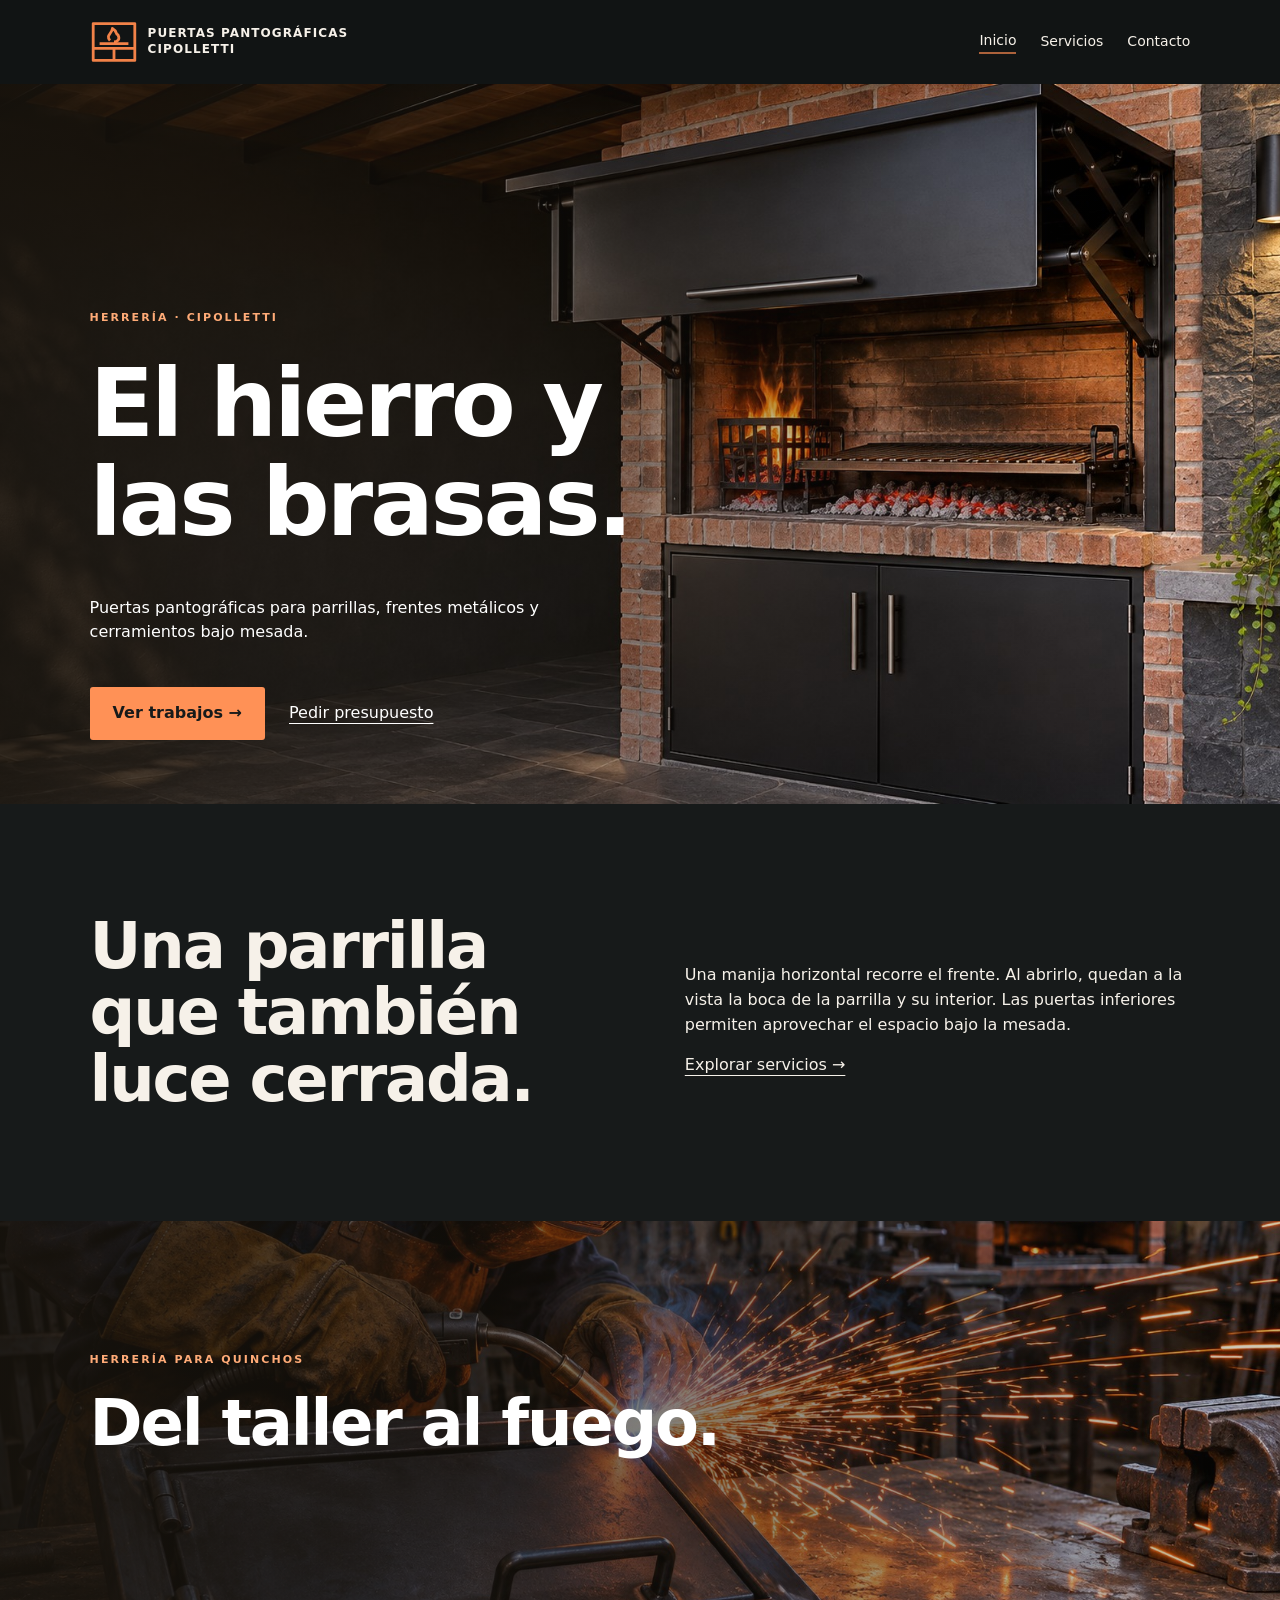
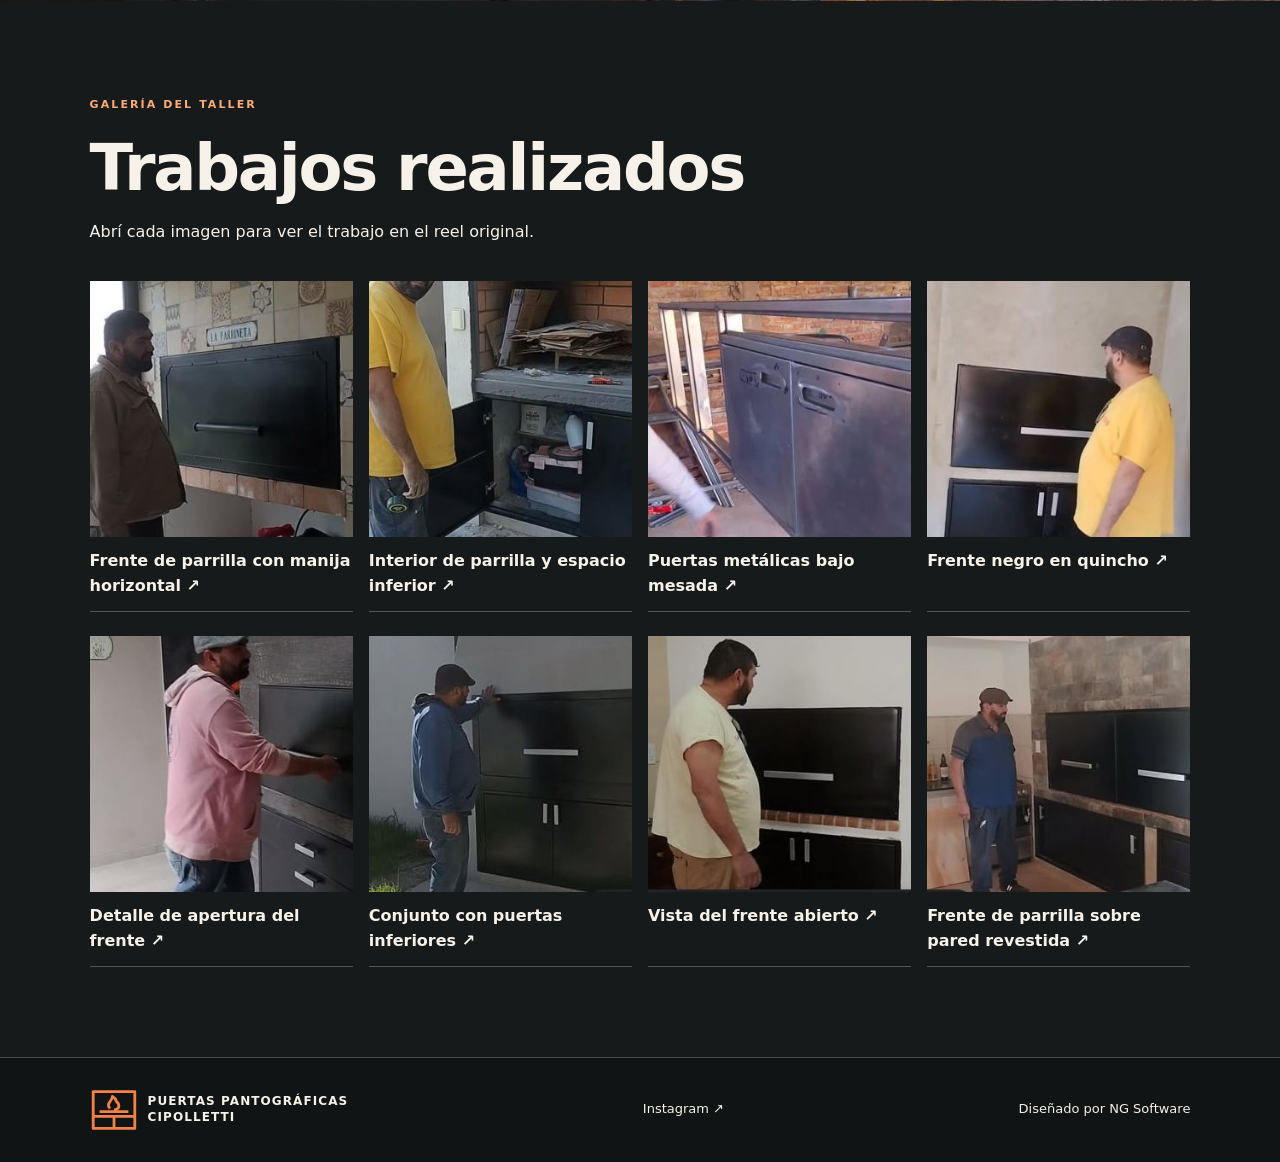
<file: metal/index.html>
<!doctype html><html lang="es-AR"><head><meta charset="utf-8"><meta name="viewport" content="width=device-width,initial-scale=1"><title>Inicio | Puertas Pantográficas Cipolletti</title><meta name="description" content="Puertas pantográficas para parrillas y frentes metálicos en Cipolletti. Mirá los trabajos del taller y consultá por envíos a todo el país."><link rel="icon" href="logo.svg"><link rel="stylesheet" href="style.css"><link rel="stylesheet" href="metal.css"><script defer src="site.js"></script></head><body><header><a class="brand" href="index.html"><img src="logo.svg" alt=""><span>Puertas Pantográficas<br>Cipolletti</span></a><nav aria-label="Principal"><a href="index.html" aria-current="page">Inicio</a><a href="servicios.html" >Servicios</a><a href="contacto.html" >Contacto</a></nav></header><main><section class="hero"><span class="eyebrow">Herrería · Cipolletti</span><h1>El hierro y<br>las brasas.</h1><p>Puertas pantográficas para parrillas, frentes metálicos y cerramientos bajo mesada.</p><div class="actions"><a class="btn" href="#trabajos">Ver trabajos →</a><a class="line" href="contacto.html">Pedir presupuesto</a></div></section><section class="section split"><h2>Una parrilla que también luce cerrada.</h2><div><p>Una manija horizontal recorre el frente. Al abrirlo, quedan a la vista la boca de la parrilla y su interior. Las puertas inferiores permiten aprovechar el espacio bajo la mesada.</p><a class="line" href="servicios.html">Explorar servicios →</a></div></section><section class="band"><span class="eyebrow">Herrería para quinchos</span><h2>Del taller al fuego.</h2></section><section class="section" id="trabajos"><span class="eyebrow">Galería del taller</span><h2>Trabajos realizados</h2><p>Abrí cada imagen para ver el trabajo en el reel original.</p><div class="gallery"><a href="https://www.instagram.com/puertaspantograficascipolleti/reel/De2mndTMzFq/"><img loading="lazy" width="308" height="300" src="obra-1.jpg" alt="Frente de parrilla con manija horizontal"><span>Frente de parrilla con manija horizontal ↗</span></a><a href="https://www.instagram.com/puertaspantograficascipolleti/reel/DezkicJMDVt/"><img loading="lazy" width="308" height="300" src="obra-8.jpg" alt="Interior de parrilla y espacio inferior"><span>Interior de parrilla y espacio inferior ↗</span></a><a href="https://www.instagram.com/puertaspantograficascipolleti/reel/DIlwd2-MuJ1/"><img loading="lazy" width="308" height="300" src="obra-2.jpg" alt="Puertas metálicas bajo mesada"><span>Puertas metálicas bajo mesada ↗</span></a><a href="https://www.instagram.com/puertaspantograficascipolleti/reel/Dezk6MNshKs/"><img loading="lazy" width="308" height="300" src="obra-6.jpg" alt="Frente negro en quincho"><span>Frente negro en quincho ↗</span></a><a href="https://www.instagram.com/puertaspantograficascipolleti/reel/DezkxPqMhmn/"><img loading="lazy" width="308" height="300" src="obra-7.jpg" alt="Detalle de apertura del frente"><span>Detalle de apertura del frente ↗</span></a><a href="https://www.instagram.com/puertaspantograficascipolleti/reel/DezkQNgMuUj/"><img loading="lazy" width="308" height="300" src="obra-9.jpg" alt="Conjunto con puertas inferiores"><span>Conjunto con puertas inferiores ↗</span></a><a href="https://www.instagram.com/puertaspantograficascipolleti/reel/Dezj_P1Mwec/"><img loading="lazy" width="308" height="300" src="obra-10.jpg" alt="Vista del frente abierto"><span>Vista del frente abierto ↗</span></a><a href="https://www.instagram.com/puertaspantograficascipolleti/reel/DezjhjQMKb5/"><img loading="lazy" width="308" height="300" src="obra-11.jpg" alt="Frente de parrilla sobre pared revestida"><span>Frente de parrilla sobre pared revestida ↗</span></a></div></section></main><footer><a class="brand" href="index.html"><img src="logo.svg" alt=""><span>Puertas Pantográficas<br>Cipolletti</span></a><a href="https://www.instagram.com/puertaspantograficascipolleti/">Instagram ↗</a><span>Diseñado por NG Software</span></footer></body></html>
</file>
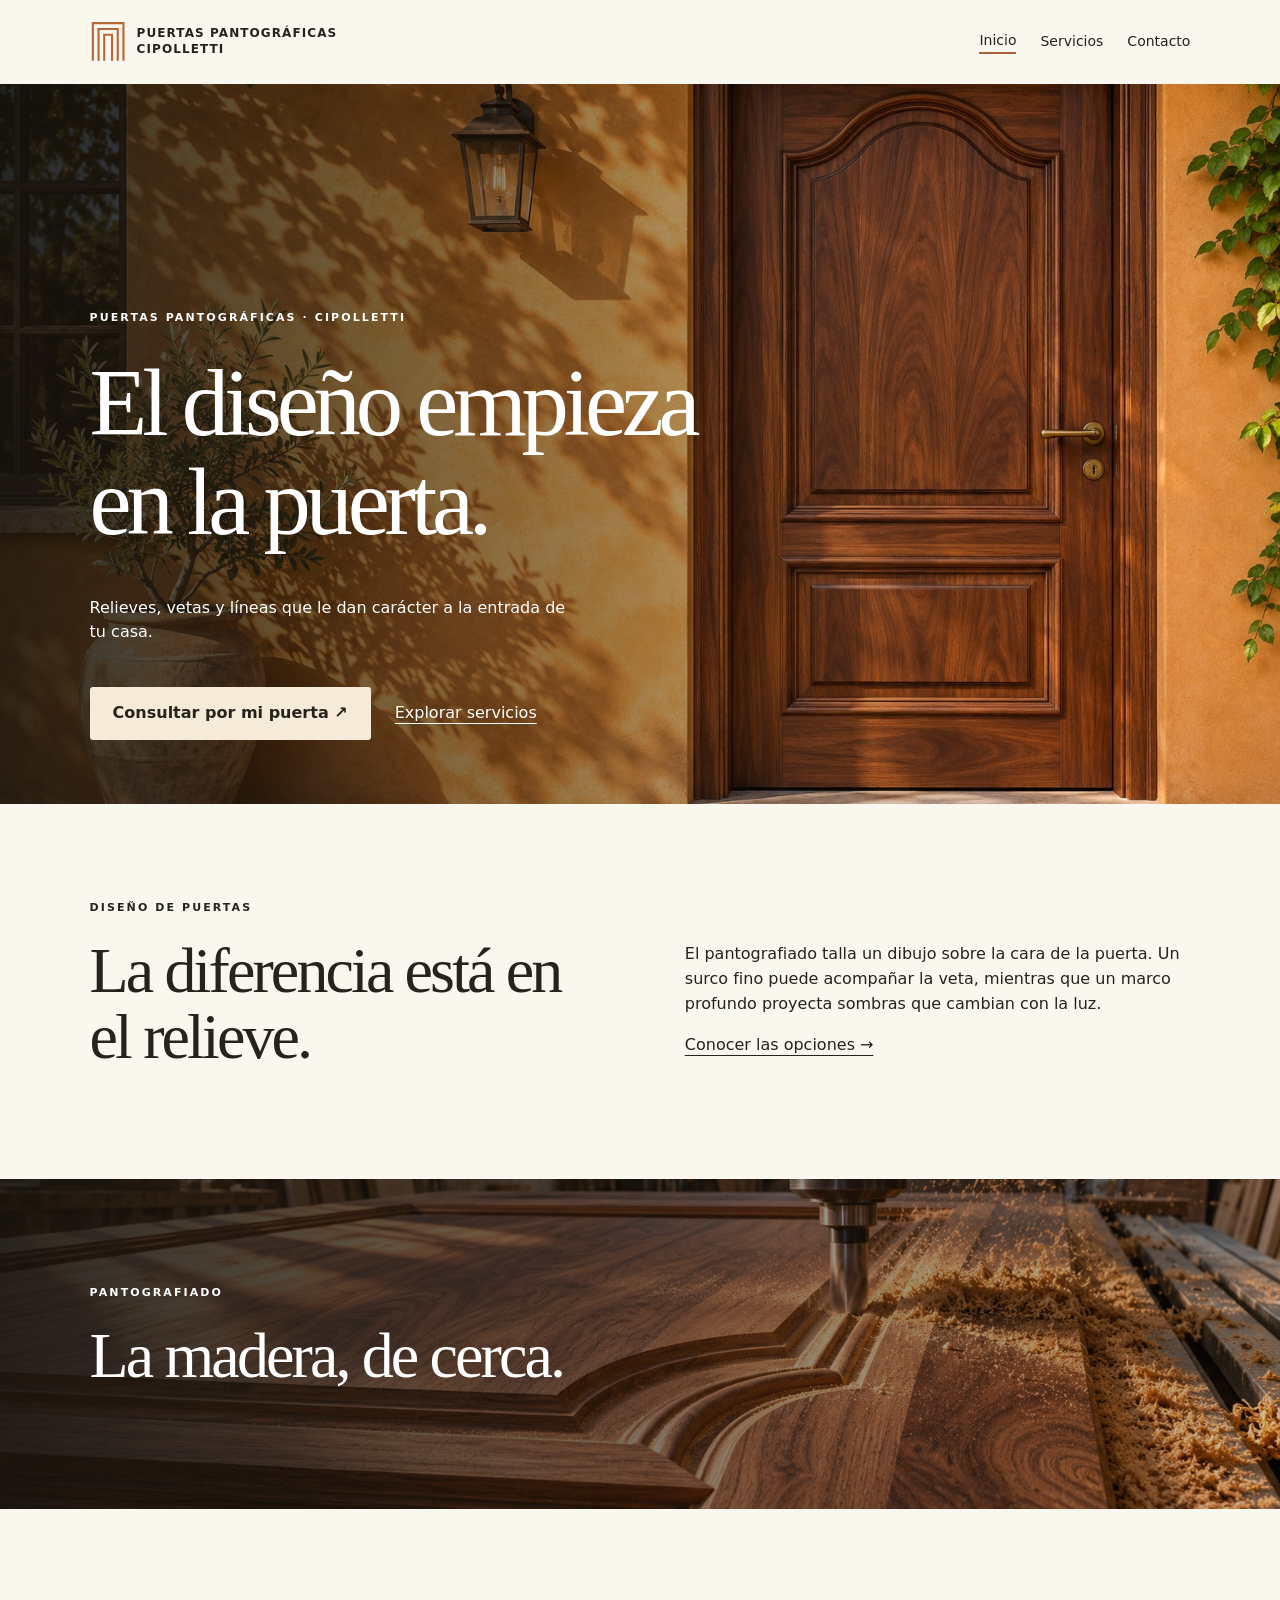
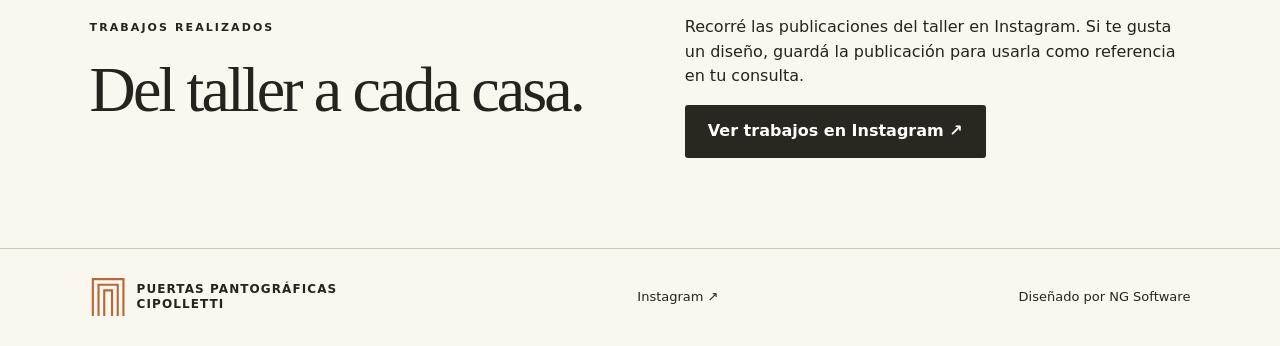
<file: web/index.html>
<!doctype html><html lang="es-AR"><head><meta charset="utf-8"><meta name="viewport" content="width=device-width, initial-scale=1"><title>Inicio | Puertas Pantográficas Cipolletti</title><link rel="icon" href="logo.svg"><link rel="stylesheet" href="style.css"><script defer src="site.js"></script></head><body><header><a class="brand" href="index.html"><img src="logo.svg" alt=""><span>Puertas Pantográficas<br>Cipolletti</span></a><nav aria-label="Principal"><a href="index.html" aria-current="page">Inicio</a><a href="servicios.html" >Servicios</a><a href="contacto.html" >Contacto</a></nav></header><main><section class="hero"><span class="eyebrow">Puertas pantográficas · Cipolletti</span><h1>El diseño empieza<br>en la puerta.</h1><p>Relieves, vetas y líneas que le dan carácter a la entrada de tu casa.</p><div class="actions"><a class="btn " href="contacto.html">Consultar por mi puerta ↗</a><a class="line" href="servicios.html">Explorar servicios</a></div></section><section class="section split"><div><span class="eyebrow">Diseño de puertas</span><h2>La diferencia está en el relieve.</h2></div><div><p>El pantografiado talla un dibujo sobre la cara de la puerta. Un surco fino puede acompañar la veta, mientras que un marco profundo proyecta sombras que cambian con la luz.</p><a class="line" href="servicios.html">Conocer las opciones →</a></div></section><section class="band"><span class="eyebrow">Pantografiado</span><h2>La madera, de cerca.</h2></section><section class="section split"><div><span class="eyebrow">Trabajos realizados</span><h2>Del taller a cada casa.</h2></div><div><p>Recorré las publicaciones del taller en Instagram. Si te gusta un diseño, guardá la publicación para usarla como referencia en tu consulta.</p><a class="btn dark" href="https://www.instagram.com/puertaspantograficascipolleti/">Ver trabajos en Instagram ↗</a></div></section></main><footer><a class="brand" href="index.html"><img src="logo.svg" alt=""><span>Puertas Pantográficas<br>Cipolletti</span></a><a href="https://www.instagram.com/puertaspantograficascipolleti/">Instagram ↗</a><span>Diseñado por NG Software</span></footer></body></html>
</file>
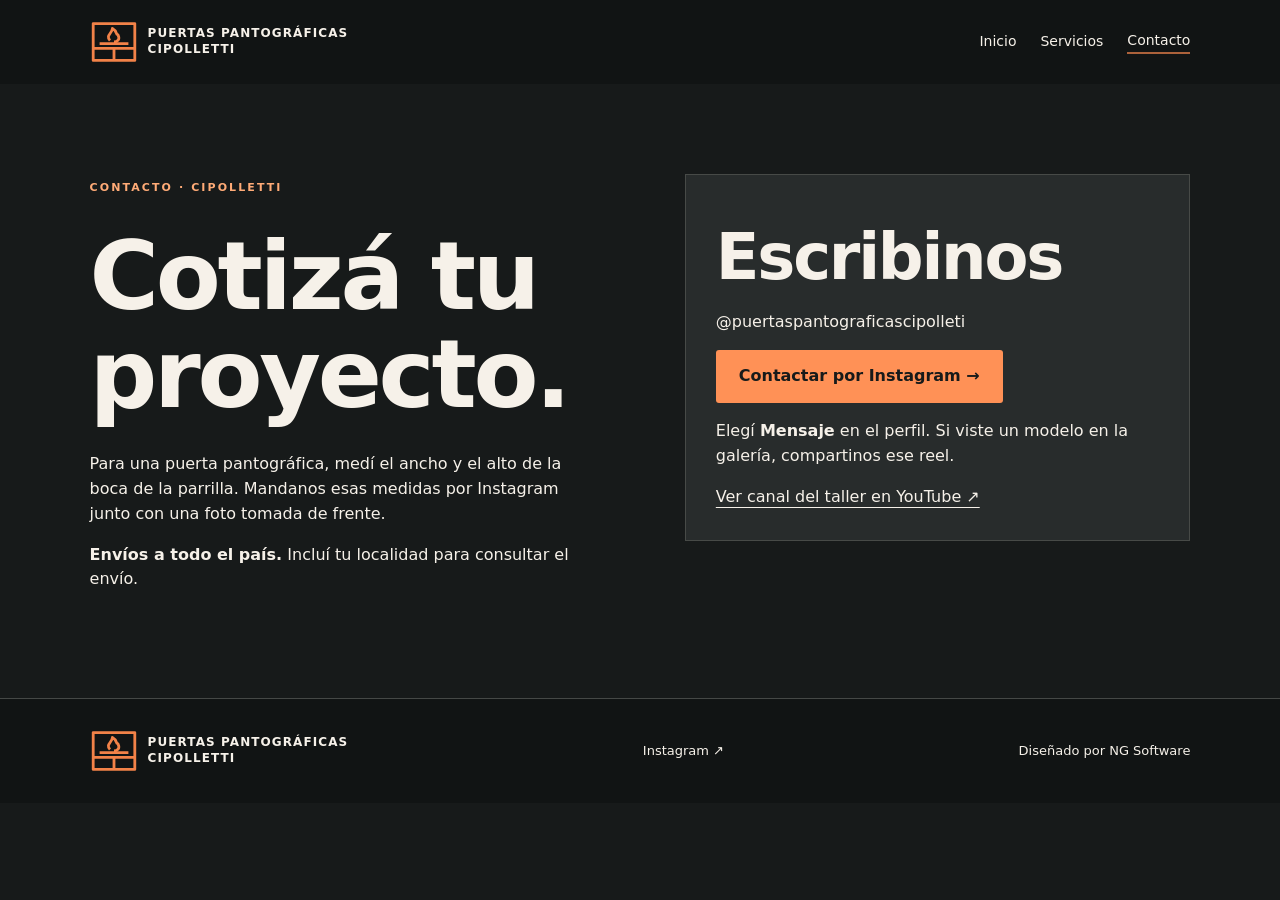
<file: metal/contacto.html>
<!doctype html><html lang="es-AR"><head><meta charset="utf-8"><meta name="viewport" content="width=device-width,initial-scale=1"><title>Contacto | Puertas Pantográficas Cipolletti</title><meta name="description" content="Puertas pantográficas para parrillas y frentes metálicos en Cipolletti. Mirá los trabajos del taller y consultá por envíos a todo el país."><link rel="icon" href="logo.svg"><link rel="stylesheet" href="style.css"><link rel="stylesheet" href="metal.css"><script defer src="site.js"></script></head><body><header><a class="brand" href="index.html"><img src="logo.svg" alt=""><span>Puertas Pantográficas<br>Cipolletti</span></a><nav aria-label="Principal"><a href="index.html" >Inicio</a><a href="servicios.html" >Servicios</a><a href="contacto.html" aria-current="page">Contacto</a></nav></header><main><section class="section contact"><div><span class="eyebrow">Contacto · Cipolletti</span><h1>Cotizá tu<br>proyecto.</h1><p>Para una puerta pantográfica, medí el ancho y el alto de la boca de la parrilla. Mandanos esas medidas por Instagram junto con una foto tomada de frente.</p><p><strong>Envíos a todo el país.</strong> Incluí tu localidad para consultar el envío.</p></div><div class="card"><h2>Escribinos</h2><p>@puertaspantograficascipolleti</p><a class="btn" href="https://www.instagram.com/puertaspantograficascipolleti/">Contactar por Instagram →</a><p>Elegí <strong>Mensaje</strong> en el perfil. Si viste un modelo en la galería, compartinos ese reel.</p><a class="line" href="https://www.youtube.com/channel/UCrPsISfCaLMhXhgDxXn4vog">Ver canal del taller en YouTube ↗</a></div></section></main><footer><a class="brand" href="index.html"><img src="logo.svg" alt=""><span>Puertas Pantográficas<br>Cipolletti</span></a><a href="https://www.instagram.com/puertaspantograficascipolleti/">Instagram ↗</a><span>Diseñado por NG Software</span></footer></body></html>
</file>
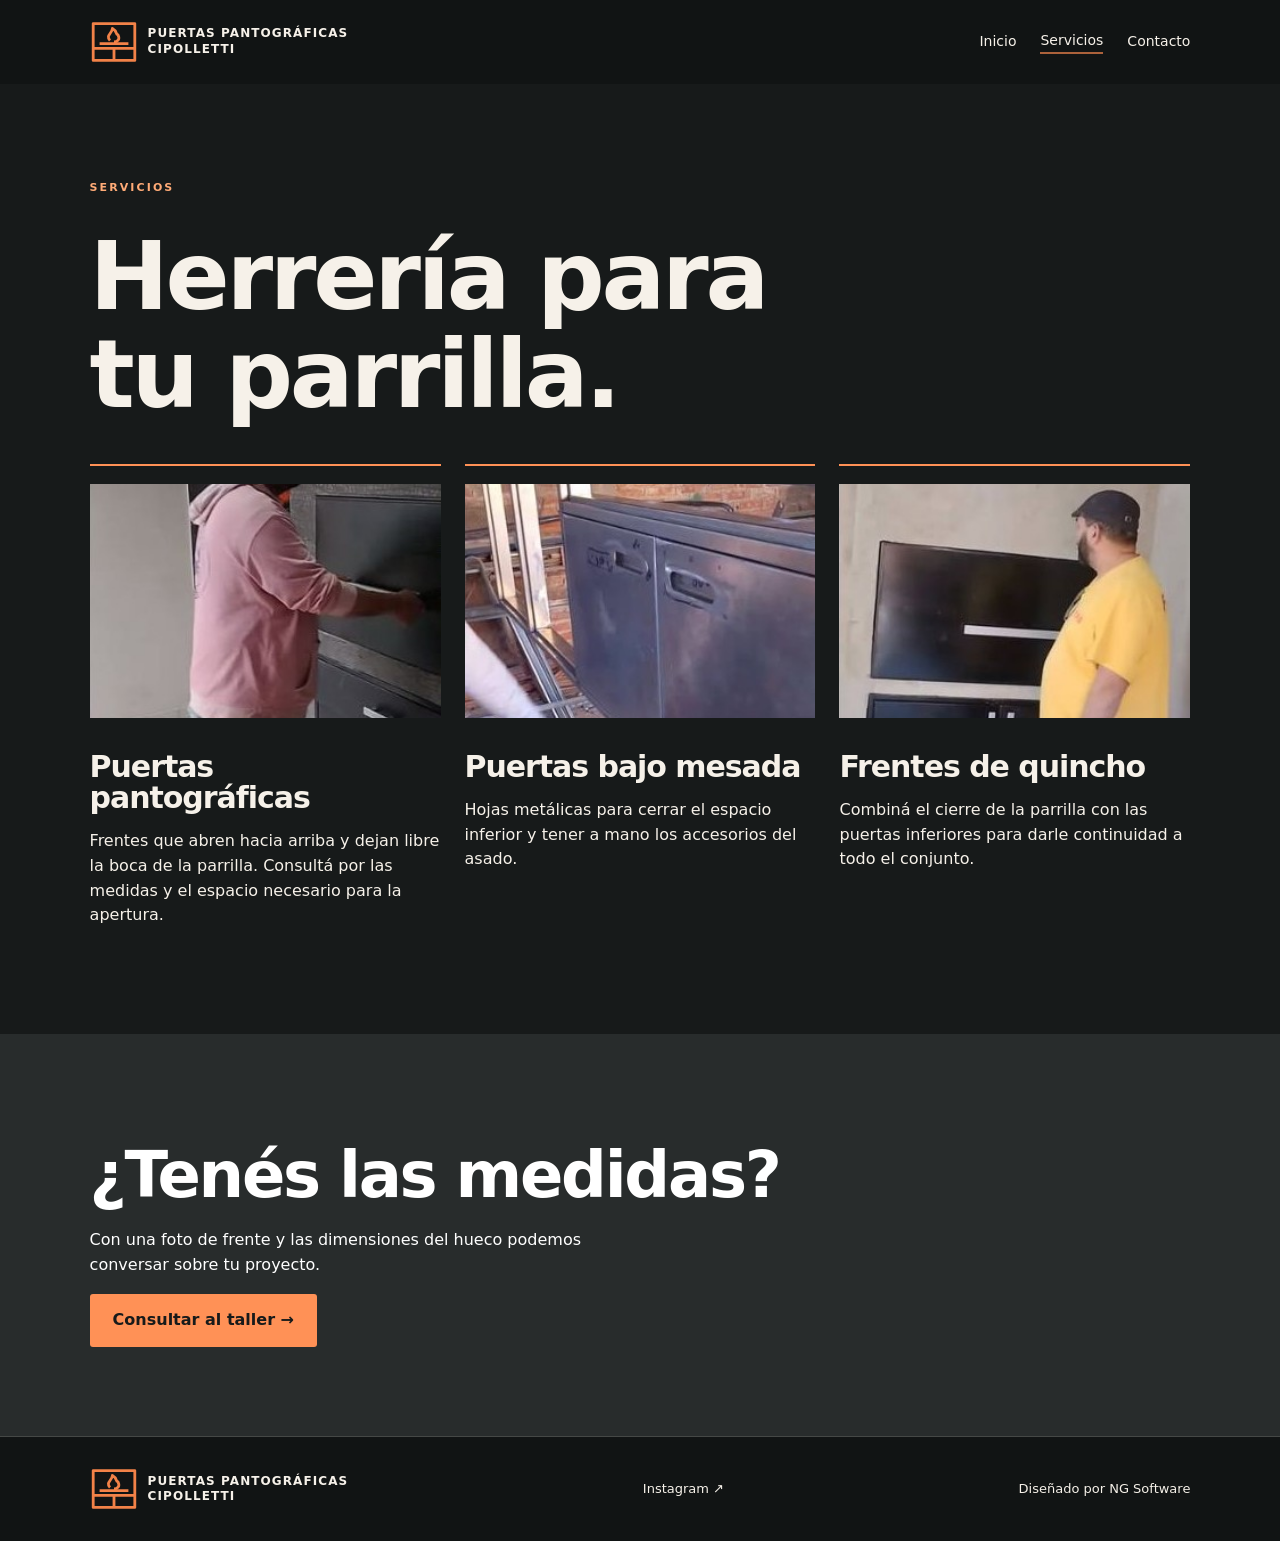
<file: metal/servicios.html>
<!doctype html><html lang="es-AR"><head><meta charset="utf-8"><meta name="viewport" content="width=device-width,initial-scale=1"><title>Servicios | Puertas Pantográficas Cipolletti</title><meta name="description" content="Puertas pantográficas para parrillas y frentes metálicos en Cipolletti. Mirá los trabajos del taller y consultá por envíos a todo el país."><link rel="icon" href="logo.svg"><link rel="stylesheet" href="style.css"><link rel="stylesheet" href="metal.css"><script defer src="site.js"></script></head><body><header><a class="brand" href="index.html"><img src="logo.svg" alt=""><span>Puertas Pantográficas<br>Cipolletti</span></a><nav aria-label="Principal"><a href="index.html" >Inicio</a><a href="servicios.html" aria-current="page">Servicios</a><a href="contacto.html" >Contacto</a></nav></header><main><section class="section"><span class="eyebrow">Servicios</span><h1>Herrería para<br>tu parrilla.</h1><div class="tiles"><article><img class="art" src="obra-7.jpg" alt="Puertas pantográficas"><h3>Puertas pantográficas</h3><p>Frentes que abren hacia arriba y dejan libre la boca de la parrilla. Consultá por las medidas y el espacio necesario para la apertura.</p></article><article><img class="art" src="obra-2.jpg" alt="Puertas bajo mesada"><h3>Puertas bajo mesada</h3><p>Hojas metálicas para cerrar el espacio inferior y tener a mano los accesorios del asado.</p></article><article><img class="art" src="obra-6.jpg" alt="Frentes de quincho"><h3>Frentes de quincho</h3><p>Combiná el cierre de la parrilla con las puertas inferiores para darle continuidad a todo el conjunto.</p></article></div></section><section class="section cta"><h2>¿Tenés las medidas?</h2><p>Con una foto de frente y las dimensiones del hueco podemos conversar sobre tu proyecto.</p><a class="btn" href="contacto.html">Consultar al taller →</a></section></main><footer><a class="brand" href="index.html"><img src="logo.svg" alt=""><span>Puertas Pantográficas<br>Cipolletti</span></a><a href="https://www.instagram.com/puertaspantograficascipolleti/">Instagram ↗</a><span>Diseñado por NG Software</span></footer></body></html>
</file>
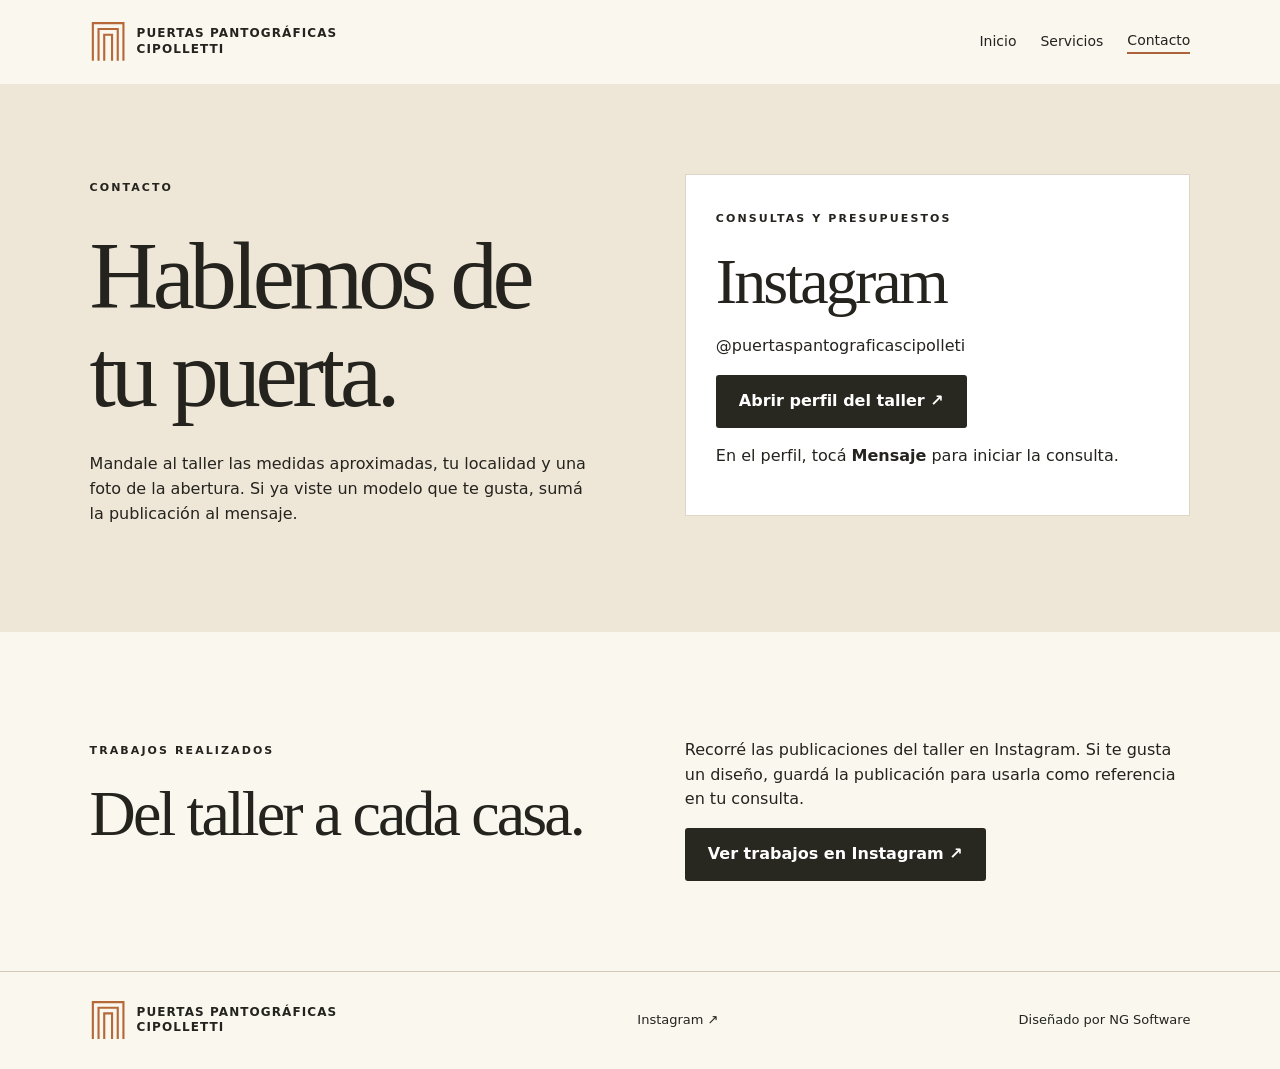
<file: web/contacto.html>
<!doctype html><html lang="es-AR"><head><meta charset="utf-8"><meta name="viewport" content="width=device-width, initial-scale=1"><title>Contacto | Puertas Pantográficas Cipolletti</title><link rel="icon" href="logo.svg"><link rel="stylesheet" href="style.css"><script defer src="site.js"></script></head><body><header><a class="brand" href="index.html"><img src="logo.svg" alt=""><span>Puertas Pantográficas<br>Cipolletti</span></a><nav aria-label="Principal"><a href="index.html" >Inicio</a><a href="servicios.html" >Servicios</a><a href="contacto.html" aria-current="page">Contacto</a></nav></header><main><section class="section contact paper"><div><span class="eyebrow">Contacto</span><h1>Hablemos de<br>tu puerta.</h1><p>Mandale al taller las medidas aproximadas, tu localidad y una foto de la abertura. Si ya viste un modelo que te gusta, sumá la publicación al mensaje.</p></div><div class="card"><span class="eyebrow">Consultas y presupuestos</span><h2>Instagram</h2><p>@puertaspantograficascipolleti</p><a class="btn dark" href="https://www.instagram.com/puertaspantograficascipolleti/">Abrir perfil del taller ↗</a><p>En el perfil, tocá <strong>Mensaje</strong> para iniciar la consulta.</p></div></section><section class="section split"><div><span class="eyebrow">Trabajos realizados</span><h2>Del taller a cada casa.</h2></div><div><p>Recorré las publicaciones del taller en Instagram. Si te gusta un diseño, guardá la publicación para usarla como referencia en tu consulta.</p><a class="btn dark" href="https://www.instagram.com/puertaspantograficascipolleti/">Ver trabajos en Instagram ↗</a></div></section></main><footer><a class="brand" href="index.html"><img src="logo.svg" alt=""><span>Puertas Pantográficas<br>Cipolletti</span></a><a href="https://www.instagram.com/puertaspantograficascipolleti/">Instagram ↗</a><span>Diseñado por NG Software</span></footer></body></html>
</file>
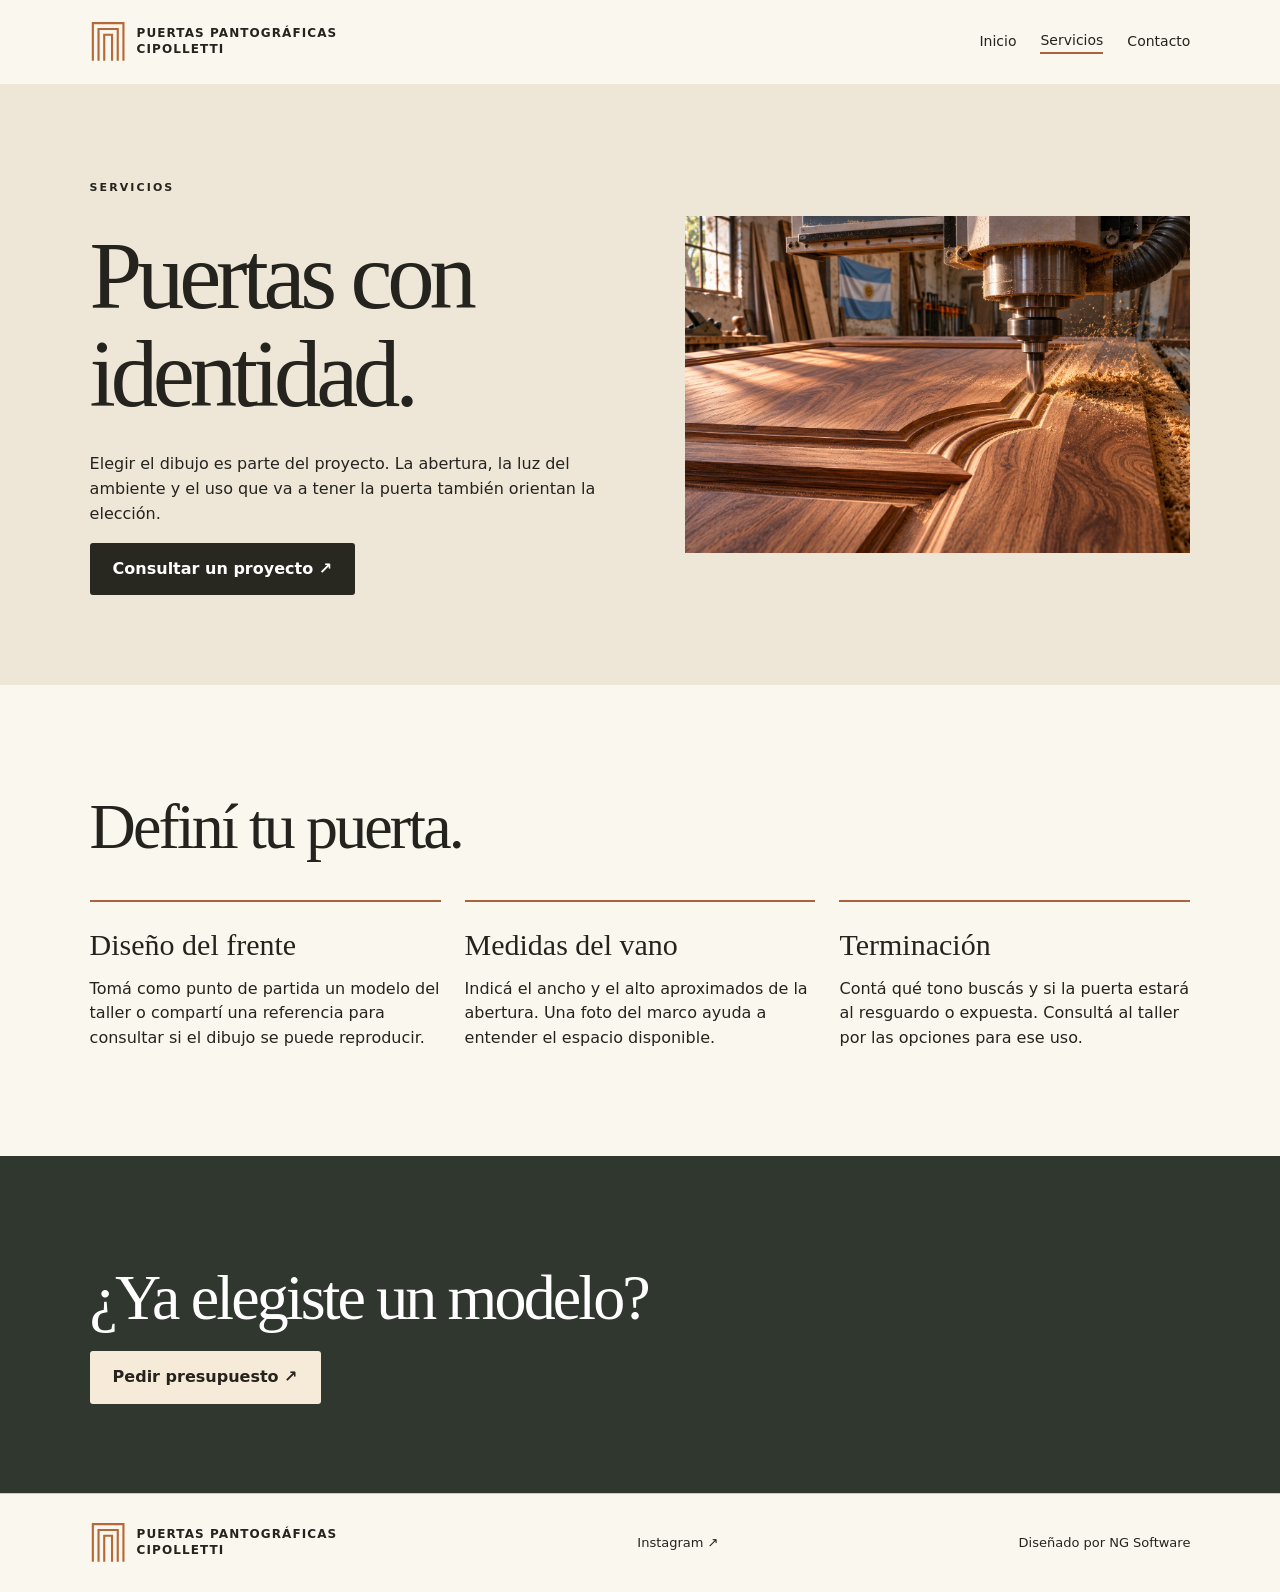
<file: web/servicios.html>
<!doctype html><html lang="es-AR"><head><meta charset="utf-8"><meta name="viewport" content="width=device-width, initial-scale=1"><title>Servicios | Puertas Pantográficas Cipolletti</title><link rel="icon" href="logo.svg"><link rel="stylesheet" href="style.css"><script defer src="site.js"></script></head><body><header><a class="brand" href="index.html"><img src="logo.svg" alt=""><span>Puertas Pantográficas<br>Cipolletti</span></a><nav aria-label="Principal"><a href="index.html" >Inicio</a><a href="servicios.html" aria-current="page">Servicios</a><a href="contacto.html" >Contacto</a></nav></header><main><section class="section split paper"><div><span class="eyebrow">Servicios</span><h1>Puertas con<br>identidad.</h1><p>Elegir el dibujo es parte del proyecto. La abertura, la luz del ambiente y el uso que va a tener la puerta también orientan la elección.</p><a class="btn dark" href="contacto.html">Consultar un proyecto ↗</a></div><img class="art" src="detail.jpg" alt="Detalle ilustrativo del tallado de un panel de madera"></section><section class="section"><h2>Definí tu puerta.</h2><div class="tiles"><article><h3>Diseño del frente</h3><p>Tomá como punto de partida un modelo del taller o compartí una referencia para consultar si el dibujo se puede reproducir.</p></article><article><h3>Medidas del vano</h3><p>Indicá el ancho y el alto aproximados de la abertura. Una foto del marco ayuda a entender el espacio disponible.</p></article><article><h3>Terminación</h3><p>Contá qué tono buscás y si la puerta estará al resguardo o expuesta. Consultá al taller por las opciones para ese uso.</p></article></div></section><section class="section cta"><h2>¿Ya elegiste un modelo?</h2><a class="btn " href="contacto.html">Pedir presupuesto ↗</a></section></main><footer><a class="brand" href="index.html"><img src="logo.svg" alt=""><span>Puertas Pantográficas<br>Cipolletti</span></a><a href="https://www.instagram.com/puertaspantograficascipolleti/">Instagram ↗</a><span>Diseñado por NG Software</span></footer></body></html>
</file>
<file: metal/style.css>
*{box-sizing:border-box}html{scroll-behavior:smooth}body{margin:0;background:#faf7ef;color:#24231e;font:16px/1.55 system-ui,sans-serif}a{color:inherit;text-decoration:none}header,footer,.section,.hero{padding-inline:clamp(22px,7vw,116px)}header,footer,nav,.brand,.actions{display:flex;align-items:center}header{min-height:84px;justify-content:space-between;gap:20px}.brand{gap:10px;font-size:12px;font-weight:750;letter-spacing:.09em;line-height:1.3;text-transform:uppercase}.brand img{width:37px}nav,.actions{gap:24px;flex-wrap:wrap}nav a{font-size:14px}nav a[aria-current]{border-bottom:2px solid #ac623b}.hero,.band{position:relative;isolation:isolate;overflow:hidden;color:white;background:#3b3027}.hero{min-height:min(720px,82vh);display:grid;align-content:end;padding-block:64px}.hero:before,.band:before{content:'';position:absolute;inset:0;z-index:-1;background:linear-gradient(90deg,#17130de0,transparent 88%),url(hero.jpg) center 54%/cover}.eyebrow{text-transform:uppercase;letter-spacing:.19em;font-size:11px;font-weight:700}h1,h2,h3{font-family:Georgia,serif;font-weight:400;line-height:1.04;margin:.3em 0}h1{font-size:clamp(52px,7.4vw,116px);letter-spacing:-.055em}h2{font-size:clamp(40px,5vw,78px);letter-spacing:-.045em}h3{font-size:30px}.hero p{max-width:480px}.btn{display:inline-block;padding:13px 22px;background:#f6ebd8;color:#26231d;font-weight:650;border:1px solid transparent;border-radius:3px}.dark{background:#282820;color:white}.actions{margin-top:26px}.line{text-decoration:underline;text-underline-offset:5px}.section{padding-block:clamp(48px,7vw,104px)}.split,.contact{display:grid;grid-template-columns:1fr 1fr;gap:7vw;align-items:center}.section p{max-width:56ch}.art{width:100%;aspect-ratio:1.5;object-fit:cover}.band{padding:100px 7vw}.band:before{inset:-15% 0;background-image:linear-gradient(90deg,#17130de8,#16120d30),url(detail.jpg);transform:translateY(var(--shift,0px))}.tiles{display:grid;grid-template-columns:repeat(3,1fr);gap:24px;margin-top:40px}.tiles article{border-top:2px solid #ac623b;padding-top:18px}.paper{background:#eee6d7}.cta{background:#30372f;color:white}.contact{align-items:start}.card{padding:30px;background:white;border:1px solid #ddd5c6}.card p{overflow-wrap:anywhere}footer{justify-content:space-between;gap:20px;padding-block:28px;font-size:13px;border-top:1px solid #d0c8b9}a:hover{opacity:.8}a:focus-visible{outline:3px solid #d1854e;outline-offset:4px}@media(max-width:700px){header{padding-block:12px;flex-wrap:wrap;gap:10px}nav{gap:17px}.hero{min-height:580px;padding-block:40px}.hero:before{background-position:65% center}.split,.contact,.tiles{grid-template-columns:1fr;gap:24px}.band{padding-block:75px}footer{flex-wrap:wrap}}@media(prefers-reduced-motion:reduce){html{scroll-behavior:auto}.band:before{transform:none}}
</file>
<file: metal/metal.css>
body{background:#171a1a;color:#f6f1e9}header,footer{background:#111414}.brand img{width:48px}h1,h2,h3{font-family:Impact,'Arial Narrow',system-ui,sans-serif;letter-spacing:-.035em;font-weight:800}.eyebrow{color:#ffab77}.btn{background:#ff9156;color:#171a1a}.card,.cta{background:#282c2c;border-color:#474a47}.gallery{display:grid;grid-template-columns:repeat(4,minmax(0,1fr));gap:24px 16px;margin-top:36px}.gallery img{display:block;width:100%;height:auto}.gallery span{display:block;padding:12px 0;font-weight:600}.gallery a{border-bottom:1px solid #555}.band{padding-block:125px}.tiles article{border-color:#ff9156}.tiles .art{margin-bottom:16px}footer{border-color:#454846}@media(max-width:850px){.gallery{grid-template-columns:repeat(2,minmax(0,1fr))}}@media(max-width:440px){.gallery{gap:16px 10px}.gallery span{font-size:14px}}
</file>
<file: web/style.css>
*{box-sizing:border-box}html{scroll-behavior:smooth}body{margin:0;background:#faf7ef;color:#24231e;font:16px/1.55 system-ui,sans-serif}a{color:inherit;text-decoration:none}header,footer,.section,.hero{padding-inline:clamp(22px,7vw,116px)}header,footer,nav,.brand,.actions{display:flex;align-items:center}header{min-height:84px;justify-content:space-between;gap:20px}.brand{gap:10px;font-size:12px;font-weight:750;letter-spacing:.09em;line-height:1.3;text-transform:uppercase}.brand img{width:37px}nav,.actions{gap:24px;flex-wrap:wrap}nav a{font-size:14px}nav a[aria-current]{border-bottom:2px solid #ac623b}.hero,.band{position:relative;isolation:isolate;overflow:hidden;color:white;background:#3b3027}.hero{min-height:min(720px,82vh);display:grid;align-content:end;padding-block:64px}.hero:before,.band:before{content:'';position:absolute;inset:0;z-index:-1;background:linear-gradient(90deg,#17130de0,transparent 88%),url(hero.jpg) center 54%/cover}.eyebrow{text-transform:uppercase;letter-spacing:.19em;font-size:11px;font-weight:700}h1,h2,h3{font-family:Georgia,serif;font-weight:400;line-height:1.04;margin:.3em 0}h1{font-size:clamp(52px,7.4vw,116px);letter-spacing:-.055em}h2{font-size:clamp(40px,5vw,78px);letter-spacing:-.045em}h3{font-size:30px}.hero p{max-width:480px}.btn{display:inline-block;padding:13px 22px;background:#f6ebd8;color:#26231d;font-weight:650;border:1px solid transparent;border-radius:3px}.dark{background:#282820;color:white}.actions{margin-top:26px}.line{text-decoration:underline;text-underline-offset:5px}.section{padding-block:clamp(48px,7vw,104px)}.split,.contact{display:grid;grid-template-columns:1fr 1fr;gap:7vw;align-items:center}.section p{max-width:56ch}.art{width:100%;aspect-ratio:1.5;object-fit:cover}.band{padding:100px 7vw}.band:before{inset:-15% 0;background-image:linear-gradient(90deg,#17130de8,#16120d30),url(detail.jpg);transform:translateY(var(--shift,0px))}.tiles{display:grid;grid-template-columns:repeat(3,1fr);gap:24px;margin-top:40px}.tiles article{border-top:2px solid #ac623b;padding-top:18px}.paper{background:#eee6d7}.cta{background:#30372f;color:white}.contact{align-items:start}.card{padding:30px;background:white;border:1px solid #ddd5c6}.card p{overflow-wrap:anywhere}footer{justify-content:space-between;gap:20px;padding-block:28px;font-size:13px;border-top:1px solid #d0c8b9}a:hover{opacity:.8}a:focus-visible{outline:3px solid #d1854e;outline-offset:4px}@media(max-width:700px){header{padding-block:12px;flex-wrap:wrap;gap:10px}nav{gap:17px}.hero{min-height:580px;padding-block:40px}.hero:before{background-position:65% center}.split,.contact,.tiles{grid-template-columns:1fr;gap:24px}.band{padding-block:75px}footer{flex-wrap:wrap}}@media(prefers-reduced-motion:reduce){html{scroll-behavior:auto}.band:before{transform:none}}
</file>
